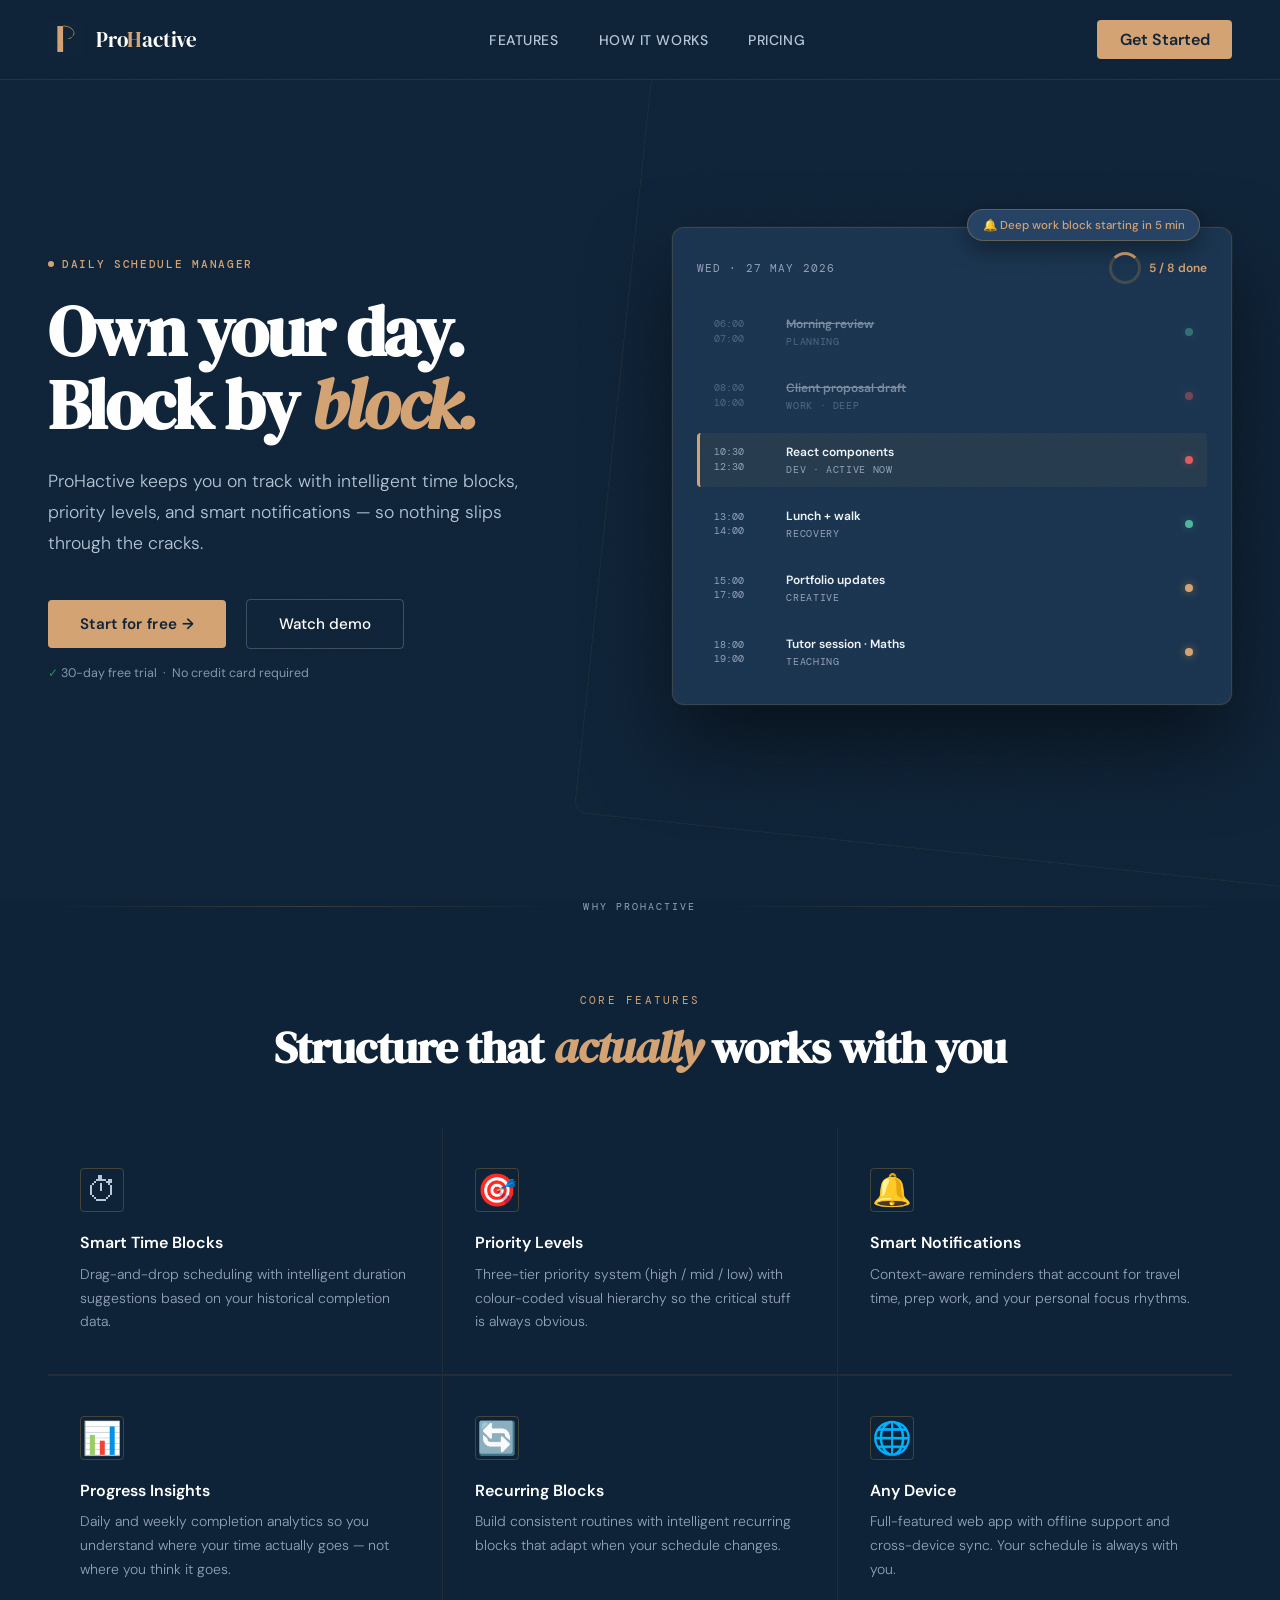
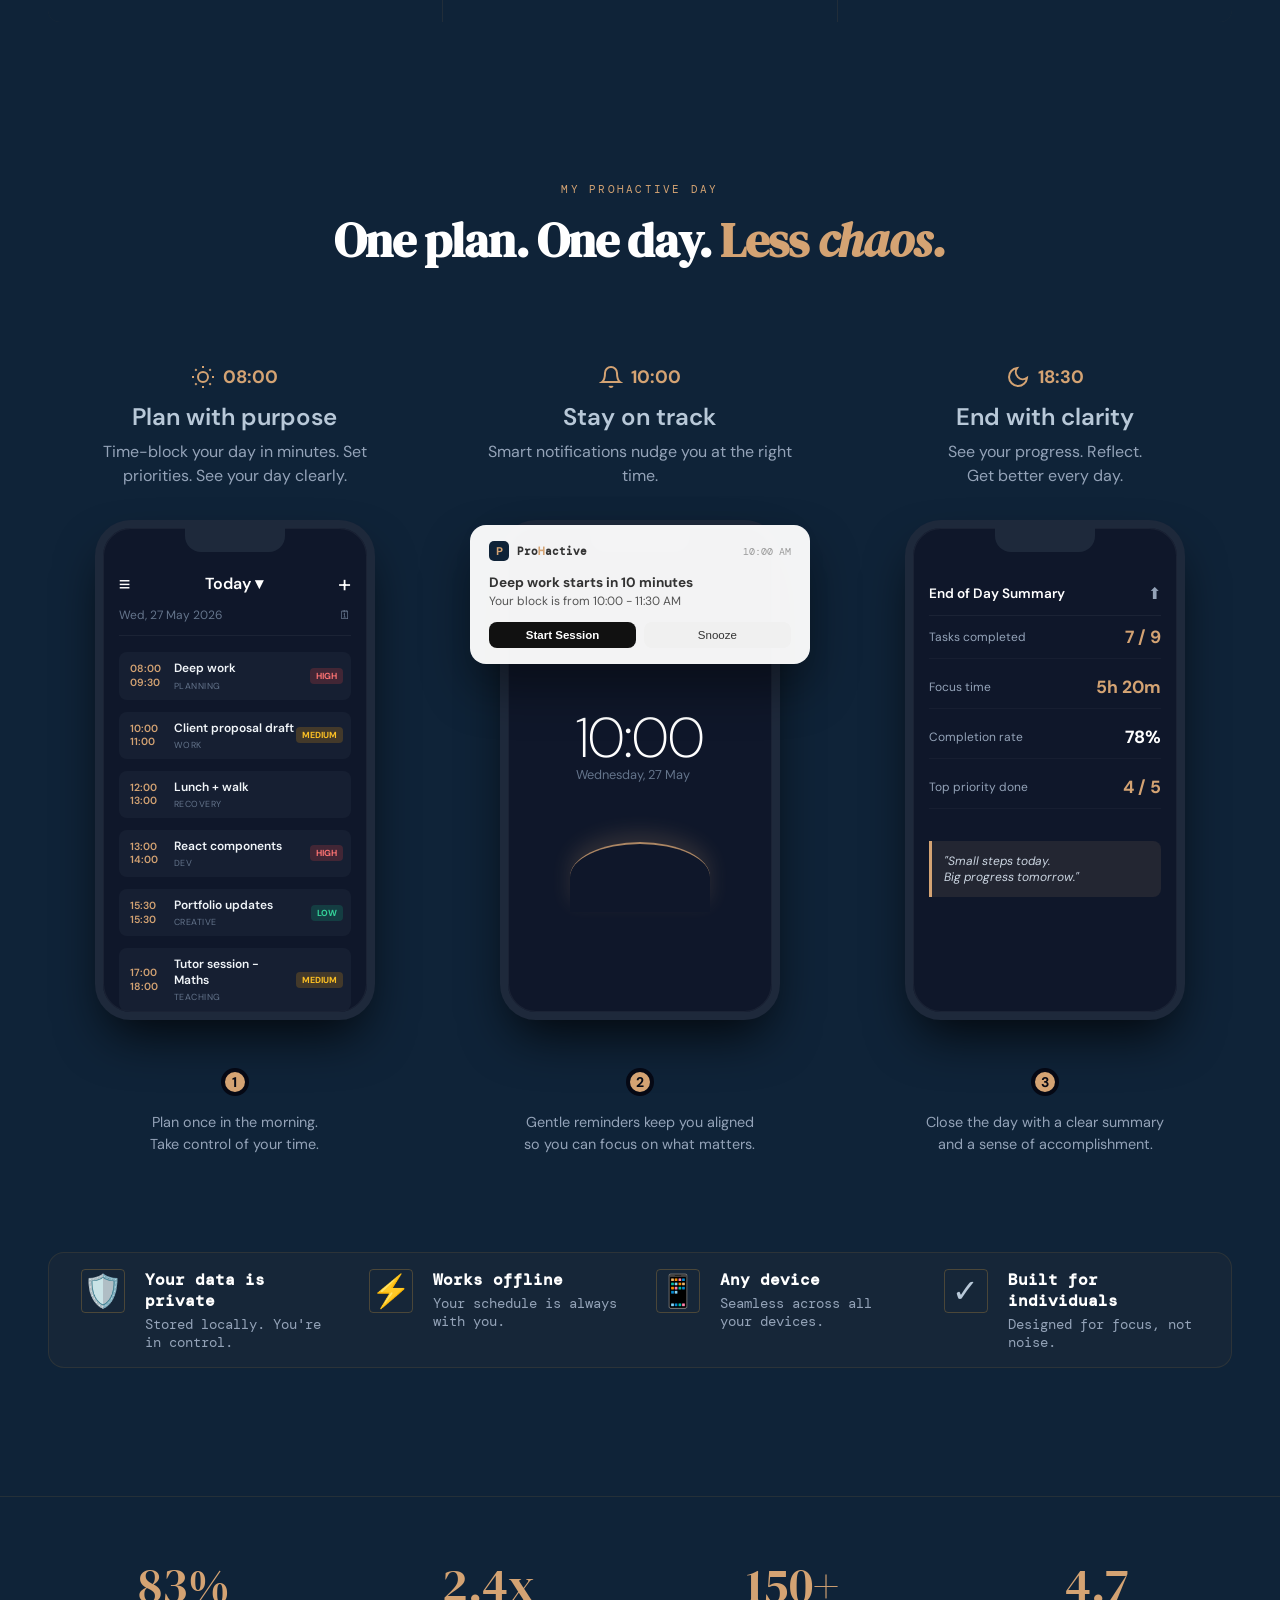
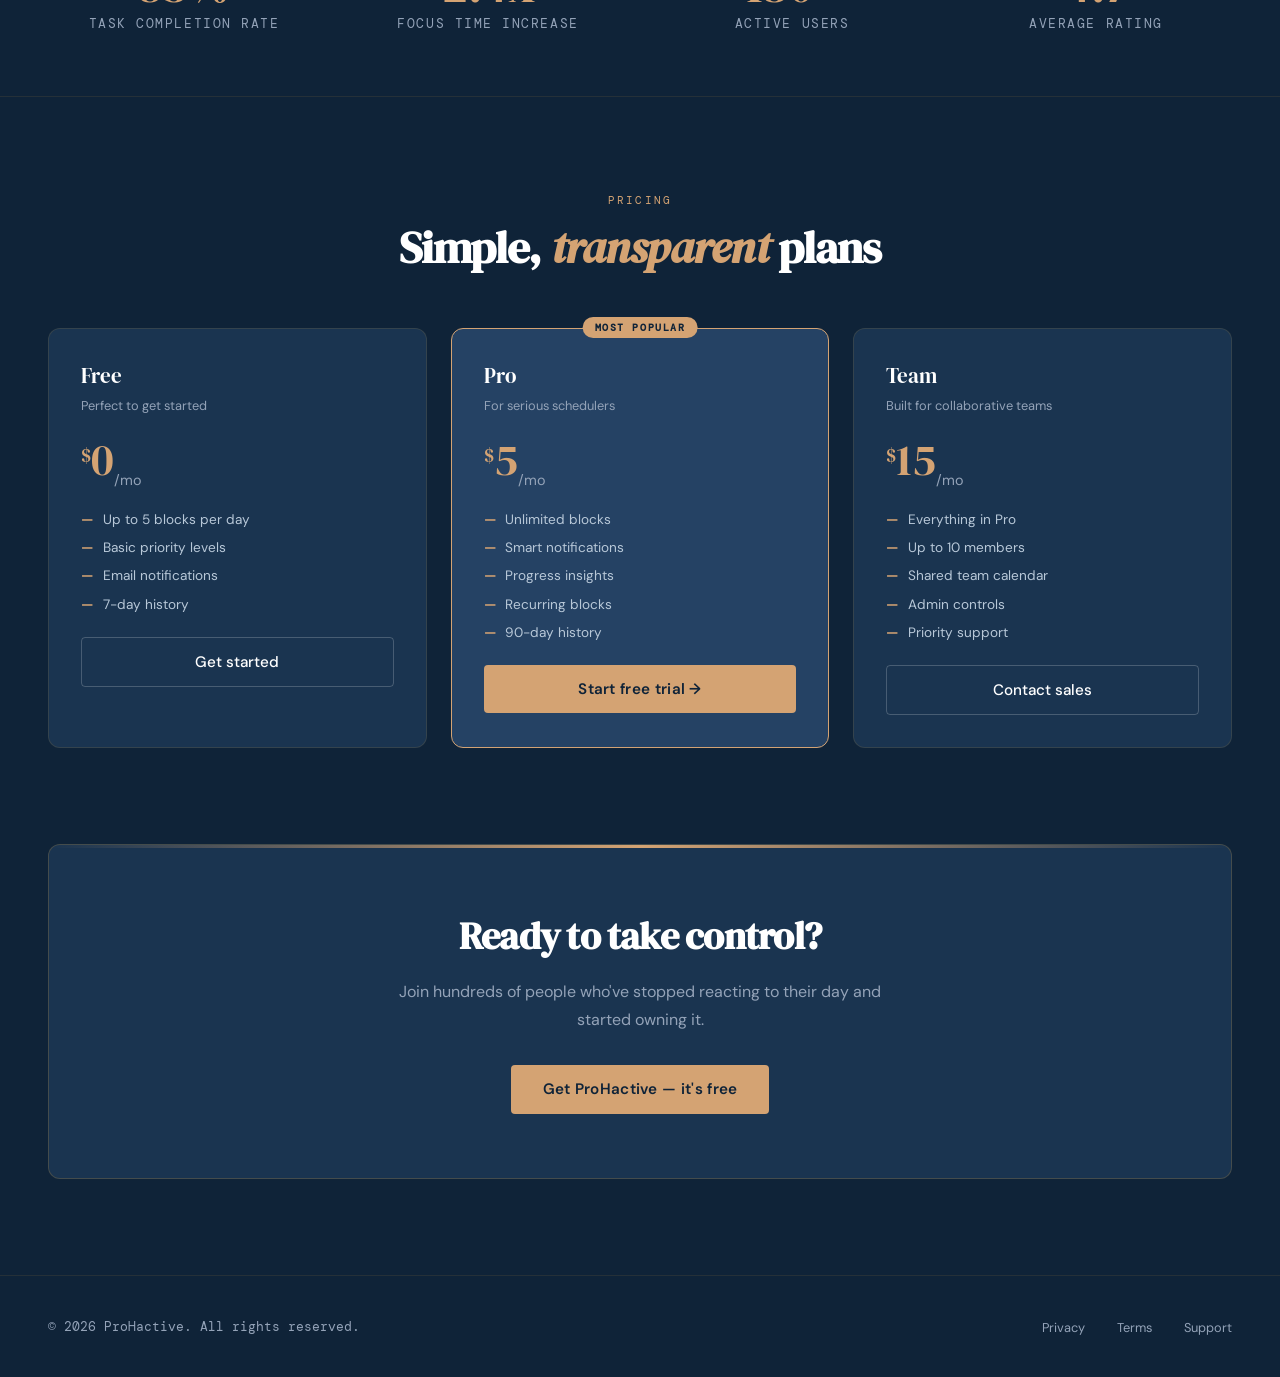
<file: index.html>
<!DOCTYPE html>
<html lang="en">
  <head>
    <meta charset="UTF-8" />
    <meta name="viewport" content="width=device-width, initial-scale=1.0" />
    <title>ProHactive | Own Your Day</title>
    <link rel="preconnect" href="https://fonts.googleapis.com" />
    <link rel="preconnect" href="https://fonts.gstatic.com" crossorigin />
    <link href="https://fonts.googleapis.com/css2?family=DM+Serif+Display:ital@0;1&family=DM+Sans:wght@300;400;500;600&family=DM+Mono:wght@400;500&display=swap" rel="stylesheet" />
    <link rel="stylesheet" href="styles.css">
    <script defer src="app.js"></script>
  </head>

  <body>

    <!-- Nav -->
    <nav>
      <a href="#" class="nav-logo">
        <svg class="logo-mark" viewBox="0 0 100 100" fill="none" xmlns="http://www.w3.org/2000/svg">
          <rect width="100" height="100" rx="8" fill="#0f2338"/>
          <rect x="26" y="14" width="16" height="72" fill="#d4a373"/>
          <path d="M42 14 C80 14 88 50 42 52" stroke="#0f2338" stroke-width="7" fill="none"/>
          <path d="M42 14 C78 14 86 50 42 52" stroke="#e8a83e" stroke-width="2" fill="none"/>
          <!-- Horizontal lines -->
          <line x1="42" y1="30" x2="70" y2="30" stroke="#0f2338" stroke-width="7"/>
          <line x1="42" y1="41" x2="68" y2="41" stroke="#0f2338" stroke-width="7"/>
          <line x1="42" y1="52" x2="58" y2="52" stroke="#0f2338" stroke-width="7"/>
        </svg>
        <span class="nav-brand">Pro<span>H</span>active</span>
      </a>
      <ul class="nav-links">
        <li><a href="#features" class="nav-link">Features</a></li>
        <li><a href="#how-it-works" class="nav-link">How It Works</a></li>
        <li><a href="#pricing" class="nav-link">Pricing</a></li>
      </ul>
      <a href="#" class="nav-cta">Get Started</a>
    </nav>

    <!-- Hero -->
    <section class="hero" id="hero">
      <div class="hero-content">
        <div class="hero-eyebrow">
          <span class="eyebrow-dot"></span>
          Daily Schedule Manager
        </div>
        <h1 class="hero-title">
          Own your day.<br/>
          Block by <span class="accent">block.</span>
        </h1>
        <p class="hero-sub">
          ProHactive keeps you on track with intelligent time blocks, priority levels, and smart notifications — so nothing slips through the cracks.
        </p>
        <div class="hero-actions">
          <button class="btn-primary">Start for free →</button>
          <button class="btn-ghost">Watch demo</button>
        </div>
        <p class="trial-note"><span>✓</span> 30-day free trial &nbsp;·&nbsp; No credit card required</p>
      </div>

      <!-- App preview -->
      <div class="hero-visual">
        <div class="notif-pill">
          🔔 Deep work block starting in 5 min
        </div>
        <div class="app-card">
          <div class="app-header">
            <div class="app-date">Wed · 27 May 2026</div>
            <div class="progress-ring">
              <div class="ring"></div>
              5 / 8 done
            </div>
          </div>

          <div class="time-blocks">
            <div class="block block-done">
              <div class="block-time">06:00<br/>07:00</div>
              <div class="block-info">
                <div class="block-title">Morning review</div>
                <div class="block-tag">Planning</div>
              </div>
              <div class="priority p-low"></div>
            </div>

            <div class="block block-done">
              <div class="block-time">08:00<br/>10:00</div>
              <div class="block-info">
                <div class="block-title">Client proposal draft</div>
                <div class="block-tag">Work · Deep</div>
              </div>
              <div class="priority p-high"></div>
            </div>

            <div class="block block-active">
              <div class="block-time">10:30<br/>12:30</div>
              <div class="block-info">
                <div class="block-title">React components</div>
                <div class="block-tag">Dev · Active now</div>
              </div>
              <div class="priority p-high"></div>
            </div>

            <div class="block">
              <div class="block-time">13:00<br/>14:00</div>
              <div class="block-info">
                <div class="block-title">Lunch + walk</div>
                <div class="block-tag">Recovery</div>
              </div>
              <div class="priority p-low"></div>
            </div>

            <div class="block">
              <div class="block-time">15:00<br/>17:00</div>
              <div class="block-info">
                <div class="block-title">Portfolio updates</div>
                <div class="block-tag">Creative</div>
              </div>
              <div class="priority p-mid"></div>
            </div>

            <div class="block">
              <div class="block-time">18:00<br/>19:00</div>
              <div class="block-info">
                <div class="block-title">Tutor session · Maths</div>
                <div class="block-tag">Teaching</div>
              </div>
              <div class="priority p-mid"></div>
            </div>
          </div>
        </div>
      </div>
    </section>

    <!-- Divider -->
    <div class="section-divider">
      <div class="divider-line"></div>
      <span class="divider-label">Why ProHactive</span>
      <div class="divider-line"></div>
    </div>

    <!-- Features -->
    <section class="features reveal" id="features">
      <div class="section-label">Core features</div>
      <h2 class="section-title">
        Structure that <em>actually</em> works with you
      </h2>

      <div class="features-grid">
        <div class="feature-card">
          <div class="feature-icon">⏱</div>
          <div class="feature-name">Smart Time Blocks</div>
          <p class="feature-desc">Drag-and-drop scheduling with intelligent duration suggestions based on your historical completion data.</p>
        </div>
        <div class="feature-card">
          <div class="feature-icon">🎯</div>
          <div class="feature-name">Priority Levels</div>
          <p class="feature-desc">Three-tier priority system (high / mid / low) with colour-coded visual hierarchy so the critical stuff is always obvious.</p>
        </div>
        <div class="feature-card">
          <div class="feature-icon">🔔</div>
          <div class="feature-name">Smart Notifications</div>
          <p class="feature-desc">Context-aware reminders that account for travel time, prep work, and your personal focus rhythms.</p>
        </div>
        <div class="feature-card">
          <div class="feature-icon">📊</div>
          <div class="feature-name">Progress Insights</div>
          <p class="feature-desc">Daily and weekly completion analytics so you understand where your time actually goes — not where you think it goes.</p>
        </div>
        <div class="feature-card">
          <div class="feature-icon">🔄</div>
          <div class="feature-name">Recurring Blocks</div>
          <p class="feature-desc">Build consistent routines with intelligent recurring blocks that adapt when your schedule changes.</p>
        </div>
        <div class="feature-card">
          <div class="feature-icon">🌐</div>
          <div class="feature-name">Any Device</div>
          <p class="feature-desc">Full-featured web app with offline support and cross-device sync. Your schedule is always with you.</p>
        </div>
      </div>
    </section>

    <!-- How It Works Section -->
    <section id="how-it-works" class="how-it-works reveal">
      <div class="container">

        <div class="section-header">
          <div class="section-label reveal">MY PROHACTIVE DAY</div>
          <h2 class="section-title reveal">One plan. One day. <span class="emphasis">Less <em>chaos.</em></span></h2>
        </div>

        <div class="process-steps">
          
          <!-- Step 1: Plan -->
          <div class="step reveal">
            <div class="step-header">
              <div class="icon-time">
                <svg viewBox="0 0 24 24" fill="none" stroke="currentColor" stroke-width="2"><circle cx="12" cy="12" r="5"/><path d="M12 1v2M12 21v2M4.22 4.22l1.42 1.42M18.36 18.36l1.42 1.42M1 12h2M21 12h2M4.22 19.78l1.42-1.42M18.36 5.64l1.42-1.42"/></svg>
                <span class="time">08:00</span>
              </div>
              <h3>Plan with purpose</h3>
              <p class="step-desc">Time-block your day in minutes. Set priorities. See your day clearly.</p>
            </div>

            <div class="phone-mockup">
              <div class="phone-notch"></div>
              <div class="phone-screen schedule-screen">
                <div class="screen-header">
                  <span class="menu-icon">≡</span>
                  <span class="header-title">Today ▾</span>
                  <span class="plus-icon">+</span>
                </div>
                <div class="screen-date">Wed, 27 May 2026 <span class="cal-icon">🗓</span></div>
                
                <div class="time-block-list">
                  <div class="time-block">
                    <div class="block-times">
                      <span>08:00</span>
                      <span>09:30</span>
                    </div>
                    <div class="block-info">
                      <span class="block-title">Deep work</span>
                      <span class="block-cat">PLANNING</span>
                    </div>
                    <span class="tag high">HIGH</span>
                  </div>
                  
                  <div class="time-block">
                    <div class="block-times">
                      <span>10:00</span>
                      <span>11:00</span>
                    </div>
                    <div class="block-info">
                      <span class="block-title">Client proposal draft</span>
                      <span class="block-cat">WORK</span>
                    </div>
                    <span class="tag medium">MEDIUM</span>
                  </div>

                  <div class="time-block">
                    <div class="block-times">
                      <span>12:00</span>
                      <span>13:00</span>
                    </div>
                    <div class="block-info">
                      <span class="block-title">Lunch + walk</span>
                      <span class="block-cat">RECOVERY</span>
                    </div>
                  </div>

                  <div class="time-block">
                    <div class="block-times">
                      <span>13:00</span>
                      <span>14:00</span>
                    </div>
                    <div class="block-info">
                      <span class="block-title">React components</span>
                      <span class="block-cat">DEV</span>
                    </div>
                    <span class="tag high">HIGH</span>
                  </div>

                  <div class="time-block">
                    <div class="block-times">
                      <span>15:30</span>
                      <span>15:30</span>
                    </div>
                    <div class="block-info">
                      <span class="block-title">Portfolio updates</span>
                      <span class="block-cat">CREATIVE</span>
                    </div>
                    <span class="tag low">LOW</span>
                  </div>

                  <div class="time-block">
                    <div class="block-times">
                      <span>17:00</span>
                      <span>18:00</span>
                    </div>
                    <div class="block-info">
                      <span class="block-title">Tutor session - Maths</span>
                      <span class="block-cat">TEACHING</span>
                    </div>
                    <span class="tag medium">MEDIUM</span>
                  </div>
                </div>
              </div>
            </div>

            <div class="step-footer">
              <div class="step-number">1</div>
              <p>Plan once in the morning.<br>Take control of your time.</p>
            </div>
          </div>

          <!-- Step 2: Stay on track -->
          <div class="step reveal">
            <div class="step-header">
              <div class="icon-time">
                <svg viewBox="0 0 24 24" fill="none" stroke="currentColor" stroke-width="2"><path d="M18 8A6 6 0 0 0 6 8c0 7-3 9-3 9h18s-3-2-3-9"/><path d="M13.73 21a2 2 0 0 1-3.46 0"/></svg>
                <span class="time">10:00</span>
              </div>
              <h3>Stay on track</h3>
              <p class="step-desc">Smart notifications nudge you at the right time.</p>
            </div>

            <div class="phone-mockup">
              <div class="phone-notch"></div>
              <div class="phone-screen clock-screen">
                
                <div class="clock-content">
                  <div class="planet-arc"></div>
                  <div class="date">
                    <span class="big-time">10:00</span>
                    <span class="big-date">Wednesday, 27 May</span>
                  </div>
                </div>
              </div>
            </div>

            <div class="notif-card">
              <div class="notif-top">
                <div class="notif-icon">P</div>
                <span class="notif-app">Pro<strong>H</strong>active</span>
                <span class="notif-time">10:00 AM</span>
              </div>
              <div class="notif-body">
                <strong>Deep work starts in 10 minutes</strong>
                <p>Your block is from 10:00 - 11:30 AM</p>
              </div>
              <div class="mock-notif-actions">
                <button class="mock-btn-dark">Start Session</button>
                <button class="mock-btn-light">Snooze</button>
              </div>
            </div>

            <div class="step-footer">
              <div class="step-number">2</div>
              <p>Gentle reminders keep you aligned<br>so you can focus on what matters.</p>
            </div>
          </div>

          <!-- Step 3: End with clarity -->
          <div class="step reveal">
            <div class="step-header">
              <div class="icon-time">
                <svg viewBox="0 0 24 24" fill="none" stroke="currentColor" stroke-width="2"><path d="M21 12.79A9 9 0 1 1 11.21 3 7 7 0 0 0 21 12.79z"/></svg>
                <span class="time">18:30</span>
              </div>
              <h3>End with clarity</h3>
              <p class="step-desc">See your progress. Reflect.<br>Get better every day.</p>
            </div>

            <div class="phone-mockup">
              <div class="phone-notch"></div>
              <div class="phone-screen summary-screen">
                <div class="summary-header">
                  <span>End of Day Summary</span>
                  <button class="share-btn">⬆</button>
                </div>
                
                <div class="summary-list">
                  <div class="summary-row">
                    <span class="s-label">Tasks completed</span>
                    <span class="s-val gold">7 / 9</span>
                  </div>
                  <div class="summary-row">
                    <span class="s-label">Focus time</span>
                    <span class="s-val gold">5h 20m</span>
                  </div>
                  <div class="summary-row">
                    <span class="s-label">Completion rate</span>
                    <span class="s-val white">78%</span>
                  </div>
                  <div class="summary-row">
                    <span class="s-label">Top priority done</span>
                    <span class="s-val gold">4 / 5</span>
                  </div>
                </div>

                <div class="summary-quote">
                  <p><em>"Small steps today.<br>Big progress tomorrow."</em></p>
                </div>
              </div>
            </div>

            <div class="step-footer">
              <div class="step-number">3</div>
              <p>Close the day with a clear summary<br>and a sense of accomplishment.</p>
            </div>
          </div>
        </div>
      

        <!-- Bottom Features -->
        <div class="bottom-features">
          <div class="bottom-feature">
            <span class="feature-icon shield">🛡️</span>
            <div class="feature-text">
              <h4>Your data is private</h4>
              <p>Stored locally. You're in control.</p>
            </div>
          </div>
          <div class="bottom-feature">
            <span class="feature-icon bolt">⚡</span>
            <div class="feature-text">
              <h4>Works offline</h4>
              <p>Your schedule is always with you.</p>
            </div>
          </div>
          <div class="bottom-feature">
            <span class="feature-icon device">📱</span>
            <div class="feature-text">
              <h4>Any device</h4>
              <p>Seamless across all your devices.</p>
            </div>
          </div>
          <div class="bottom-feature">
            <span class="feature-icon check">✓</span>
            <div class="feature-text">
              <h4>Built for individuals</h4>
              <p>Designed for focus, not noise.</p>
            </div>
          </div>
        </div>
      </div>
    </section>

    <!-- Stats -->
    <div class="stats reveal">
      <div class="stat-item">
        <div class="stat-num">83%</div>
        <div class="stat-label">Task completion rate</div>
      </div>
      <div class="stat-item">
        <div class="stat-num">2.4x</div>
        <div class="stat-label">Focus time increase</div>
      </div>
      <div class="stat-item">
        <div class="stat-num">150+</div>
        <div class="stat-label">Active users</div>
      </div>
      <div class="stat-item">
        <div class="stat-num">4.7</div>
        <div class="stat-label">Average rating</div>
      </div>
    </div>

    <!-- Pricing -->
    <section class="pricing reveal" id="pricing">
      <div class="section-label">Pricing</div>
      <h2 class="section-title">Simple, <em>transparent</em> plans</h2>

      <div class="pricing-cards">
        <div class="price-card">
          <div class="plan-name">Free</div>
          <div class="plan-desc">Perfect to get started</div>
          <div class="plan-price"><sup>$</sup>0<sub>/mo</sub></div>
          <ul class="plan-features">
            <li>Up to 5 blocks per day</li>
            <li>Basic priority levels</li>
            <li>Email notifications</li>
            <li>7-day history</li>
          </ul>
          <button class="btn-ghost" style="width:100%">Get started</button>
        </div>

        <div class="price-card featured">
          <div class="featured-badge">Most Popular</div>
          <div class="plan-name">Pro</div>
          <div class="plan-desc">For serious schedulers</div>
          <div class="plan-price"><sup>$</sup>5<sub>/mo</sub></div>
          <ul class="plan-features">
            <li>Unlimited blocks</li>
            <li>Smart notifications</li>
            <li>Progress insights</li>
            <li>Recurring blocks</li>
            <li>90-day history</li>
          </ul>
          <button class="btn-primary" style="width:100%">Start free trial →</button>
        </div>

        <div class="price-card">
          <div class="plan-name">Team</div>
          <div class="plan-desc">Built for collaborative teams</div>
          <div class="plan-price"><sup>$</sup>15<sub>/mo</sub></div>
          <ul class="plan-features">
            <li>Everything in Pro</li>
            <li>Up to 10 members</li>
            <li>Shared team calendar</li>
            <li>Admin controls</li>
            <li>Priority support</li>
          </ul>
          <button class="btn-ghost" style="width:100%">Contact sales</button>
        </div>
      </div>
    </section>

    <!-- CTA Banner -->
    <div class="cta-banner reveal">
      <h2>Ready to take control?</h2>
      <p>Join hundreds of people who've stopped reacting to their day and started owning it.</p>
      <button class="btn-primary">Get ProHactive — it's free</button>
    </div>

    <!-- Footer -->
    <footer>
      <p>© 2026 ProHactive. All rights reserved.</p>
      <ul class="footer-links">
        <li><a href="#">Privacy</a></li>
        <li><a href="#">Terms</a></li>
        <li><a href="#">Support</a></li>
      </ul>
    </footer>
  </body>
</html>
</file>
<file: styles.css>
/* ╔══════════════════════════════════════════╗
   ║ 1. PRIMITIVE & SEMANTIC TOKENS           ║
   ╚══════════════════════════════════════════╝ */
:root {
  /* ── Primitive Tokens (Raw Colors) ── */
  --color-navy-900: #0f2338;
  --color-navy-800: #1a3450;
  --color-navy-700: #254264;
  
  --color-gold-500: #d4a373;
  --color-gold-400: #e8a83e;
  --color-gold-300: #f3c97a;
  --color-gold-600: #c08828;
  
  --color-cream-100: #faf7f2;
  --color-cream-200: #f0ece6;
  --color-white: #ffffff;
  --color-black: #050814;
  
  --color-slate-400: #94a3b8;
  --color-slate-500: #64748b;
  
  --color-success: #22c55e;
  --color-warning: #f59e0b;
  --color-error: #ef4444;
  --color-p-high: #e05b5b;
  --color-p-low: #4db89c;

  /* ── Semantic Tokens (Default: Dark Theme) ── */
  --bg-primary: var(--color-navy-900);
  --bg-secondary: var(--color-navy-800);
  --bg-tertiary: var(--color-navy-700);
  --bg-surface: var(--color-navy-800);
  
  --text-primary: var(--color-white);
  --text-secondary: #b8c8d8;
  --text-muted: var(--color-slate-400);
  --text-inverse: var(--color-navy-900);
  
  --border-default: rgba(var(--color-gold-rgb), 0.12);
  --border-subtle: rgba(var(--color-white-rgb), 0.05);
  
  --accent-primary: var(--color-gold-500);
  --accent-hover: var(--color-gold-300);
  --accent-dim: var(--color-gold-600);
  --accent-glow: rgba(var(--color-gold-rgb), 0.25);
  
  --radius-sm: 4px;
  --radius-md: 8px;
  --radius-lg: 12px;
  --transition: 0.25s cubic-bezier(.4, 0, .2, 1);


   /* RGB Helpers for rgba() tokenization */
  --color-gold-rgb: 212, 163, 115;    /* Matches #d4a373 */
  --gold-bright-rgb: 232, 168, 62;    /* Matches the rgba(232,168,62,x) used in borders/glows */
  --white-rgb: 255, 255, 255;
  --navy-rgb: 15, 35, 56;
  --high-rgb: 239, 68, 68;
  --med-rgb: 245, 158, 11;
  --low-rgb: 16, 185, 129;
  --p-high-rgb: 224, 91, 91;
  --p-low-rgb: 77, 184, 156;
  --slate-800-rgb: 30, 41, 59;
  --color-slate-800: #1e293b;
  --color-slate-900: #0f172a;
}


*, *::before, *::after { box-sizing: border-box; margin: 0; padding: 0; }

html { scroll-behavior: smooth; }

body {
  font-family: 'DM Sans', sans-serif;
  background: var(--bg-primary);
  color: var(--text-secondary);
  overflow-x: hidden;
}

/* ── Grain overlay ── */
body::before {
  content: '';
  position: fixed;
  inset: 0;
  background-image: url("data:image/svg+xml,%3Csvg viewBox='0 0 256 256' xmlns='http://www.w3.org/2000/svg'%3E%3Cfilter id='noise'%3E%3CfeTurbulence type='fractalNoise' baseFrequency='0.9' numOctaves='4' stitchTiles='stitch'/%3E%3C/filter%3E%3Crect width='100%25' height='100%25' filter='url(%23noise)' opacity='0.04'/%3E%3C/svg%3E");
  background-size: 200px;
  pointer-events: none;
  z-index: 9999;
  opacity: 0.6;
}

/* ── Nav ── */
nav {
  position: fixed;
  top: 0; left: 0; right: 0;
  z-index: 100;
  display: flex;
  align-items: center;
  justify-content: space-between;
  padding: 1.25rem 3rem;
  background: rgba(var(--navy-rgb), 0.85);
  backdrop-filter: blur(16px);
  border-bottom: 1px solid rgba(var(--gold-bright-rgb), 0.12);
}

.nav-logo {
  display: flex;
  align-items: center;
  gap: 0.75rem;
  text-decoration: none;
}

/* Inline P logo mark */
.logo-mark {
  width: 36px;
  height: 36px;
  flex-shrink: 0;
}

.nav-brand {
  font-family: 'DM Serif Display', serif;
  font-size: 1.3rem;
  color: var(--color-white);
  letter-spacing: -0.01em;
}

.nav-brand span { color: var(--accent-primary); }

.nav-links {
  display: flex;
  align-items: center;
  gap: 2.5rem;
  list-style: none;
}

.nav-link {
  position: relative;
  text-decoration: none;
  font-size: 0.875rem;
  font-weight: 500;
  color: var(--text-secondary);
  letter-spacing: 0.04em;
  text-transform: uppercase;
  transition: color var(--transition);
}

.nav-link:hover {
    color: var(--accent-primary);
}

.nav-link.active {
  color: var(--color-white);
}

.nav-link::after {
  display: block;
  content: '';
  position: absolute;
  bottom: -2rem;
  left: 0;
  height: 3px;
  background: var(--accent-primary);
  transform: scaleX(0);
  transform-origin: left;
  transition: width 0.2s;
  width: 100%;
}

.nav-link.active::after {
  transform: scaleX(1);
}

.nav-cta {
  background: var(--accent-primary);
  color: var(--bg-primary) !important;
  padding: 0.55rem 1.4rem;
  border-radius: var(--radius-sm);
  font-weight: 600 !important;
  transition: background var(--transition), transform var(--transition) !important;
  text-decoration: none;
}

.nav-cta:hover {
  background: var(--accent-hover) !important;
  transform: translateY(-1px);
}

/* ── Hero ── */
.hero {
  min-height: 100vh;
  display: grid;
  grid-template-columns: 1fr 1fr;
  align-items: center;
  gap: 4rem;
  padding: 8rem 3rem 6rem;
  position: relative;
  overflow: hidden;
}

/* Background geometric lines */
.hero::after {
  content: '';
  position: absolute;
  right: -8%;
  top: 5%;
  width: 60%;
  height: 90%;
  border: 1px solid rgba(var(--gold-bright-rgb), 0.06);
  border-radius: var(--radius-lg);
  transform: rotate(6deg);
  pointer-events: none;
}

.hero-eyebrow {
  display: inline-flex;
  align-items: center;
  gap: 0.5rem;
  font-family: 'DM Mono', monospace;
  font-size: 0.7rem;
  font-weight: 500;
  color: var(--accent-primary);
  letter-spacing: 0.15em;
  text-transform: uppercase;
  margin-bottom: 1.5rem;
  opacity: 0;
  animation: fadeUp 0.7s 0.1s forwards;
}

.eyebrow-dot {
  width: 6px; height: 6px;
  border-radius: 50%;
  background: var(--accent-primary);
  animation: pulse 2s infinite;
}

@keyframes pulse {
  0%, 100% { opacity: 1; transform: scale(1); }
  50% { opacity: 0.4; transform: scale(0.7); }
}

.hero-title {
  font-family: 'DM Serif Display', serif;
  font-size: clamp(3rem, 5.5vw, 5.5rem);
  line-height: 1.05;
  color: var(--color-white);
  letter-spacing: -0.03em;
  margin-bottom: 1.5rem;
  opacity: 0;
  animation: fadeUp 0.7s 0.2s forwards;
}

.hero-title .accent {
  color: var(--accent-primary);
  font-style: italic;
}

.hero-sub {
  font-size: 1.1rem;
  line-height: 1.75;
  color: var(--text-secondary);
  max-width: 500px;
  margin-bottom: 2.5rem;
  font-weight: 300;
  opacity: 0;
  animation: fadeUp 0.7s 0.35s forwards;
}

.hero-actions {
  display: flex;
  align-items: center;
  gap: 1.25rem;
  flex-wrap: wrap;
  opacity: 0;
  animation: fadeUp 0.7s 0.5s forwards;
}

.btn-primary {
  background: var(--accent-primary);
  color: var(--bg-primary);
  border: none;
  padding: 0.9rem 2rem;
  border-radius: var(--radius-sm);
  font-family: 'DM Sans', sans-serif;
  font-size: 0.95rem;
  font-weight: 600;
  cursor: pointer;
  letter-spacing: 0.02em;
  transition: background var(--transition), transform var(--transition), box-shadow var(--transition);
  box-shadow: 0 0 0 0 rgba(232,168,62,0);
}

.btn-primary:hover {
  background: var(--accent-hover);
  transform: translateY(-2px);
  box-shadow: 0 12px 32px rgba(232,168,62,0.25);
}

.btn-ghost {
  background: transparent;
  color: var(--color-white);
  border: 1px solid rgba(var(--white-rgb), 0.2);
  padding: 0.9rem 2rem;
  border-radius: var(--radius-sm);
  font-family: 'DM Sans', sans-serif;
  font-size: 0.95rem;
  font-weight: 500;
  cursor: pointer;
  transition: border-color var(--transition), color var(--transition);
}

.btn-ghost:hover {
  border-color: var(--accent-primary);
  color: var(--accent-primary);
}

.trial-note {
  font-size: 0.78rem;
  color: var(--muted);
  opacity: 0.7;
  margin-block-start: 1rem;
}

.trial-note span { color: var(--color-success); }

/* ── App Preview ── */
.hero-visual {
  position: relative;
  opacity: 0;
  animation: fadeLeft 0.9s 0.45s forwards;
}

.app-card {
  background: var(--bg-secondary);
  border: 1px solid rgba(var(--gold-bright-rgb), 0.15);
  border-radius: var(--radius-lg);
  padding: 1.5rem;
  box-shadow: 0 40px 80px rgba(0,0,0,.5), 0 0 0 1px rgba(var(--gold-bright-rgb), 0.05);
}

.app-header {
  display: flex;
  align-items: center;
  justify-content: space-between;
  margin-bottom: 1.25rem;
}

.app-date {
  font-family: 'DM Mono', monospace;
  font-size: 0.7rem;
  color: var(--text-muted);
  letter-spacing: 0.1em;
  text-transform: uppercase;
}

.progress-ring {
  display: flex;
  align-items: center;
  gap: 0.5rem;
  font-size: 0.75rem;
  color: var(--accent-primary);
  font-weight: 600;
}

.ring {
  width: 32px; height: 32px;
  border-radius: 50%;
  border: 3px solid rgba(var(--gold-bright-rgb), 0.2);
  border-top-color: var(--accent-primary);
  animation: spin 3s linear infinite;
}

@keyframes spin { to { transform: rotate(360deg); } }

/* Time blocks */
.time-blocks { display: flex; flex-direction: column; gap: 0.6rem; }

.block {
  display: grid;
  grid-template-columns: 52px 1fr auto;
  align-items: center;
  gap: 0.75rem;
  padding: 0.7rem 0.9rem;
  border-radius: var(--radius-sm);
  border-left: 3px solid transparent;
  transition: background var(--transition);
  cursor: default;
}

.block:hover { background: rgba(255,255,255,.03); }

.block-time {
  font-family: 'DM Mono', monospace;
  font-size: 0.65rem;
  color: var(--text-muted);
  line-height: 1.4;
}

.block-info { display: flex; flex-direction: column; gap: 0.2rem; }

.block-title {
  font-size: 0.85rem;
  font-weight: 500;
  color: var(--color-white);
}

.block-tag {
  font-size: 0.65rem;
  color: var(--text-muted);
  font-family: 'DM Mono', monospace;
  letter-spacing: 0.06em;
  text-transform: uppercase;
}

.priority {
  width: 8px; height: 8px;
  border-radius: 50%;
  flex-shrink: 0;
}

/* Priority colors */
.p-high   { background: var(--color-p-high); box-shadow: 0 0 8px rgba(var(--p-high-rgb), 0.4); }
.p-mid    { background: var(--accent-primary); box-shadow: 0 0 8px rgba(var(--gold-bright-rgb), 0.5); }
.p-low    { background: #4db89c; box-shadow: 0 0 8px rgba(var(--p-low-rgb), 0.33); }

/* Active block */
.block-active {
  background: rgba(var(--gold-bright-rgb), 0.06);
  border-left-color: var(--accent-primary);
}

.block-done { opacity: 0.45; }
.block-done .block-title { text-decoration: line-through; }

/* Notification pill */
.notif-pill {
  position: absolute;
  top: -18px;
  right: 2rem;
  background: var(--bg-tertiary);
  border: 1px solid rgba(var(--gold-bright-rgb), 0.3);
  border-radius: 99px;
  padding: 0.45rem 0.9rem;
  font-size: 0.72rem;
  color: var(--accent-primary);
  font-weight: 500;
  display: flex;
  align-items: center;
  gap: 0.4rem;
  box-shadow: 0 8px 24px rgba(0,0,0,.4);
  animation: floatBob 3s ease-in-out infinite;
}

@keyframes floatBob {
  0%, 100% { transform: translateY(0); }
  50% { transform: translateY(-6px); }
}

/* ── Divider ── */
.section-divider {
  display: flex;
  align-items: center;
  gap: 1.5rem;
  padding: 0 3rem;
  margin: 0 0 5rem;
}

.divider-line {
  flex: 1;
  height: 1px;
  background: linear-gradient(90deg, transparent, rgba(var(--gold-bright-rgb), 0.2), transparent);
}

.divider-label {
  font-family: 'DM Mono', monospace;
  font-size: 0.65rem;
  letter-spacing: 0.2em;
  text-transform: uppercase;
  color: var(--text-muted);
}

/* ── Features ── */
.features {
  padding: 0 3rem 6rem;
}

.section-label {
  font-family: 'DM Mono', monospace;
  font-size: 0.7rem;
  letter-spacing: 0.2em;
  text-transform: uppercase;
  color: var(--accent-primary);
  margin-bottom: 1rem;
  text-align: center;
}

.section-title {
  font-family: 'DM Serif Display', serif;
  font-size: clamp(2rem, 3.5vw, 3.2rem);
  color: var(--color-white);
  line-height: 1.1;
  letter-spacing: -0.02em;
  margin-bottom: 3.5rem;
  text-align: center;
}

.section-title em { color: var(--accent-primary); font-style: italic; }

.features-grid {
  display: grid;
  grid-template-columns: repeat(3, 1fr);
  gap: 1.5px;
  background: rgba(var(--gold-bright-rgb), 0.08);
  border-radius: var(--radius-lg);
  overflow: hidden;
}

.feature-card {
  background: var(--bg-primary);
  padding: 2.5rem 2rem;
  transition: background var(--transition);
  position: relative;
}

.feature-card:hover { background: var(--bg-secondary); }

.feature-card::before {
  content: '';
  position: absolute;
  top: 0; left: 0; right: 0;
  height: 2px;
  background: linear-gradient(90deg, transparent, var(--accent-primary), transparent);
  opacity: 0;
  transition: opacity var(--transition);
}

.feature-card:hover::before { opacity: 1; }

.feature-icon {
  width: 44px; height: 44px;
  border: 1px solid rgba(var(--gold-bright-rgb), 0.25);
  border-radius: var(--radius-sm);
  display: flex;
  align-items: center;
  justify-content: center;
  margin-bottom: 1.25rem;
  font-size: 1.2rem;
}

.feature-name {
  font-size: 1rem;
  font-weight: 600;
  color: var(--color-white);
  margin-bottom: 0.6rem;
}

.feature-desc {
  font-size: 0.875rem;
  line-height: 1.7;
  color: var(--text-muted);
  font-weight: 300;
}

/* Base Section Styles */
.how-it-works {
  padding: 4rem 1.5rem;
}

.how-it-works .container {
  max-width: 1200px;
  margin: 0 auto;
  margin-block-start: -4rem;
}

.section-header {
  text-align: center;
  margin-bottom: 4rem;
}

.section-label {
    font-family: 'DM Mono', monospace;
    font-size: 0.7rem;
    letter-spacing: 0.2em;
    text-transform: uppercase;
    color: var(--accent-primary);
    margin-bottom: 1rem;
}

.section-header h2 {
  font-size: 2.25rem;
  font-weight: 700;
  margin: 0 0 1rem 0;
  line-height: 1.2;
}

.section-title .emphasis {
  color: var(--accent-primary);
}

.highlight {
  color: var(--accent-primary);
  font-style: italic;
}

.section-subtitle {
  color: var(--color-slate-400);
  font-size: 1.125rem;
  max-width: 500px;
  margin: 0 auto;
}

/* Process Steps Grid */
.process-steps {
  display: grid;
  gap: 3rem;
  margin-bottom: 4rem;
}

.step {
  position: relative;
  display: flex;
  flex-direction: column;
  align-items: center;
}

/* Step Header (Above Phone) */
.step-header {
  text-align: center;
  margin-bottom: 2rem;
  width: 100%;
}

.icon-time {
  display: flex;
  align-items: center;
  justify-content: center;
  gap: 0.5rem;
  margin-bottom: 0.75rem;
}

.icon-time svg {
  width: 24px;
  height: 24px;
  color: var(--accent-primary);
}

.icon-time .time {
  color: var(--accent-primary);
  font-weight: 700;
  font-size: 1.125rem;
}

.step-header h3 {
  font-size: 1.5rem;
  font-weight: 600;
  margin: 0 0 0.5rem 0;
}

.step-desc {
  color: var(--color-slate-400);
  font-size: 0.95rem;
  line-height: 1.5;
  margin: 0;
}

/* Phone Mockup */
.phone-mockup {
  width: 280px;
  height: 500px;
  background: var(--color-slate-900);
  border-radius: 36px;
  border: 8px solid var(--color-slate-800);
  box-shadow: 0 25px 50px -12px rgba(0, 0, 0, 0.8), inset 0 0 0 1px rgba(255,255,255,0.05);
  position: relative;
  overflow: hidden;
  margin-bottom: 2rem;
}

.phone-notch {
  position: absolute;
  top: 0;
  left: 50%;
  transform: translateX(-50%);
  width: 100px;
  height: 24px;
  background: var(--color-slate-800);
  border-bottom-left-radius: 16px;
  border-bottom-right-radius: 16px;
  z-index: 10;
}

.phone-screen {
  width: 100%;
  height: 100%;
  padding: 2rem 1rem 1rem;
  box-sizing: border-box;
  overflow-y: auto;
  display: flex;
  flex-direction: column;
  scrollbar-width: none;
}
.phone-screen::-webkit-scrollbar { display: none; }

/* Screen 1: Schedule */
.screen-header {
  display: flex;
  justify-content: space-between;
  align-items: center;
  margin-bottom: 0.5rem;
  margin-top: 0.5rem;
}
.header-left { display: flex; align-items: center; gap: 1rem; }
.menu-icon { color: var(--color-slate-400); font-size: 1.25rem; color: var(--color-white);}
.header-title { font-weight: 600; font-size: 1rem; color: var(--color-white);}
.plus-icon { font-size: 1.5rem; color: var(--color-slate-400); color: var(--color-white);}

.screen-date {
  font-size: 0.75rem;
  color: var(--color-slate-500);
  margin-bottom: 1rem;
  display: flex;
  justify-content: space-between;
  border-bottom: 1px solid rgba(255,255,255,0.05);
  padding-bottom: 0.75rem;
}

.time-block-list {
  display: flex;
  flex-direction: column;
  gap: 0.75rem;
}

.time-block {
  display: flex;
  align-items: center;
  background: rgba(var(--slate-800-rgb), 0.5);
  border-radius: 8px;
  padding: 0.5rem;
  border-left: 3px solid transparent;
}

.block-times {
  display: flex;
  flex-direction: column;
  font-size: 0.65rem;
  color: var(--accent-primary);
  font-weight: 600;
  min-width: 36px;
  line-height: 1.3;
}

.block-info {
  flex: 1;
  display: flex;
  flex-direction: column;
  margin-left: 0.5rem;
}

.block-title {
  font-size: 0.75rem;
  font-weight: 600;
  color: #f1f5f9;
}

.block-cat {
  font-size: 0.55rem;
  color: var(--color-slate-500);
  text-transform: uppercase;
  letter-spacing: 0.5px;
}

.tag {
  font-size: 0.55rem;
  font-weight: 700;
  padding: 2px 6px;
  border-radius: 4px;
  text-transform: uppercase;
}
.tag.high { background: rgba(var(--high-rgb), 0.2); color: #f87171; }
.tag.medium { background: rgba(var(--med-rgb), 0.2); color: #fbbf24; }
.tag.low { background: rgba(var(--low-rgb), 0.2); color: #34d399; }

/* Screen 2: Clock & Notif */
.notif-card {
  display: flex;
  flex-direction: column;
  gap: 0.3rem;
  position: absolute;
  transform: translateY(10rem);
  background: rgba(var(--white-rgb), 0.95);
  border-radius: 16px;
  padding: 1rem 1.2rem;
  width: 100%;
  max-width: 340px;
  box-shadow: 0 24px 48px rgba(0,0,0,.4);
  color: #333;
  z-index: 30;
}
.notif-top {
  display: flex;
  align-items: center;
  gap: 0.5rem;
  margin-bottom: 0.5rem;
}

.notif-icon {
  width: 20px; height: 20px;
  background: var(--bg-primary);
  border-radius: 5px;
  display: flex;
  align-items: center;
  justify-content: center;
  font-size: 0.7rem;
  font-weight: 800;
  color: var(--accent-primary);
}
 
.notif-app { font-size: 0.7rem; font-weight: 600; flex: 1; font-family: 'DM Mono', monospace; gap: 0.4rem;}
.notif-app strong { color: var(--accent-primary); }
.notif-time { font-size: 0.65rem; color: #999;  font-family: 'DM Mono', monospace;}
.notif-body strong { display: block; font-size: 0.85rem; margin-bottom: 2px; }
.notif-body p { font-size: 0.75rem; color: #555; margin: 0; }

.mock-notif-actions {
  display: flex;
  gap: 0.5rem;
  margin-block-start: 0.5rem;
}

.mock-btn-dark {
  flex: 1;
  background: #111;
  color: #fff;
  border: none;
  border-radius: 8px;
  padding: 0.45rem;
  font-size: 0.72rem;
  font-weight: 600;
  cursor: default;
}

.mock-btn-light {
  flex: 1;
  background: #f0f0f0;
  color: #333;
  border: none;
  border-radius: 8px;
  padding: 0.45rem;
  font-size: 0.72rem;
  font-weight: 500;
  cursor: default;
}


.clock-content {
  flex: 1;
  display: flex;
  flex-direction: column;
  align-items: center;
  justify-content: center;
  position: relative;
  margin-top: 1rem;
}
.planet-arc {
  position: absolute;
  bottom: 20%;
  width: 140px;
  height: 70px;
  border-top: 2px solid var(--accent-primary);
  border-radius: 50% 50% 0 0;
  box-shadow: 0 -10px 20px rgba(212, 163, 115, 0.2);;
  opacity: 0.8;
}
.big-time {
  font-size: 3.5rem;
  font-weight: 200;
  color: var(--color-white);
  line-height: 1;
  z-index: 2;
}
.big-date {
  font-size: 0.8rem;
  color: var(--color-slate-500);
  z-index: 2;
}

.date {
  display: flex;
  flex-direction: column;
  margin-block-end: 5rem;
}

/* Screen 3: Summary */
.summary-header {
  display: flex;
  justify-content: space-between;
  align-items: center;
  margin-block-start: 1.5rem;
  padding-bottom: 0.75rem;
  border-bottom: 1px solid rgba(255,255,255,0.05);
  font-size: 0.85rem;
  font-weight: 600;
}

.summary-header span {
  color: var(--color-white);
}

.share-btn {
  background: none; border: none; color: var(--color-slate-400); font-size: 1rem; cursor: pointer;
}

.summary-list {
  display: flex;
  flex-direction: column;
  gap: 0.5rem;
}
.summary-row {
  display: flex;
  justify-content: space-between;
  align-items: center;
  padding: 0.6rem 0;
  border-bottom: 1px solid rgba(255,255,255,0.03);
}
.s-label { font-size: 0.75rem; color: var(--color-slate-400); }
.s-val { font-size: 1.1rem; font-weight: 700; }
.s-val.gold { color: var(--accent-primary); }
.s-val.white {color: var(--color-white);}
.s-icon { font-size: 1rem; opacity: 0.5; }

.summary-quote {
  margin-block-start: 2rem;
  background: rgba(var(--color-gold-rgb), 0.1);
  border-left: 3px solid var(--accent-primary);
  padding: 0.75rem;
  border-radius: 0 8px 8px 0;
  font-size: 0.75rem;
  color: #cbd5e1;
}
.summary-quote p { margin: 0; }

/* Step Footer (Below Phone) */
.step-footer {
  text-align: center;
  position: relative;
  margin-top: 1rem;
}

.step-number {
  width: 28px;
  height: 28px;
  background: var(--accent-primary);
  color: var(--color-black);
  border-radius: 50%;
  display: flex;
  align-items: center;
  justify-content: center;
  font-weight: 700;
  font-size: 0.875rem;
  margin: 0 auto 1rem;
  border: 4px solid var(--color-black);
}

.step-footer p {
  color: var(--color-slate-400);
  font-size: 0.9rem;
  line-height: 1.5;
  margin: 0;
}

/* Bottom Features */
.bottom-features {
  display: grid;
  gap: 1rem;
  background: rgba(var(--gold-bright-rgb), 0.03);;
  border: 1px solid rgba(var(--gold-bright-rgb), 0.1);
  border-radius: 1rem;
  padding: 2rem;
  font-family: 'DM Mono', monospace;
}

.bottom-feature {
  display: flex;
  align-items: flex-start;
  gap: 1rem;
}

.feature-icon {
  font-size: 1.5rem;
  flex-shrink: 0;
}

.feature-text h4 {
  font-size: 0.8rem;
  font-weight: 600;
  color: #fff;
  margin-bottom: 0.25rem;
}

.feature-text p {
  font-size: 0.65rem;
  color: var(--color-slate-400);
  margin: 0;
}

/* Tablet and Up */
@media (min-width: 768px) {
.how-it-works {
  padding: 4rem 2rem;
}

.section-header h2 {
  font-size: 2.5rem;
}

.process-steps {
  grid-template-columns: repeat(3, 1fr);
  gap: 2rem;
}

.step {
  padding: 2rem;
}

.step h3 {
  font-size: 1.5rem;
}

.step-desc {
  font-size: 1rem;
}

.bottom-features {
  grid-template-columns: repeat(2, 1fr);
  gap: 2rem;
  padding: 1rem 2rem;
}

.bottom-feature {
  gap: 1.25rem;
}

.feature-icon {
  font-size: 2rem;
}

.feature-text h4 {
  font-size: 1rem;
}

.feature-text p {
  font-size: 0.875rem;
}
}

/* Desktop */
@media (min-width: 1024px) {
  .how-it-works {
    padding: 8rem 3rem;
  }

  .section-header h2 {
    font-size: 3rem;
  }

  .section-subtitle {
    font-size: 1.25rem;
  }

  .bottom-features {
    grid-template-columns: repeat(4, 1fr);
  }
}

/* ── Stats strip ── */
.stats {
  padding: 4rem 3rem;
  border-top: 1px solid rgba(var(--gold-bright-rgb), 0.1);
  border-bottom: 1px solid rgba(var(--gold-bright-rgb), 0.1);
  display: grid;
  grid-template-columns: repeat(4, 1fr);
  gap: 2rem;
  margin-bottom: 6rem;
}

.stat-item { text-align: center; }

.stat-num {
  font-family: 'DM Serif Display', serif;
  font-size: 3rem;
  color: var(--accent-primary);
  line-height: 1;
  margin-bottom: 0.4rem;
}

.stat-label {
  font-size: 0.8rem;
  color: var(--text-muted);
  text-transform: uppercase;
  letter-spacing: 0.12em;
  font-family: 'DM Mono', monospace;
}

/* ── Pricing ── */
.pricing {
  padding: 0 3rem 6rem;
}

.pricing-cards {
  display: grid;
  grid-template-columns: repeat(3, 1fr);
  gap: 1.5rem;
  margin-top: 3rem;
}

.price-card {
  border: 1px solid rgba(var(--gold-bright-rgb), 0.12);
  border-radius: var(--radius-lg);
  padding: 2rem;
  background: var(--bg-secondary);
  position: relative;
  transition: transform var(--transition), box-shadow var(--transition);
}

.price-card:hover {
  transform: translateY(-4px);
  box-shadow: 0 24px 48px rgba(0,0,0,.4);
}

.price-card.featured {
  border-color: var(--accent-primary);
  background: var(--bg-tertiary);
}

.featured-badge {
  position: absolute;
  top: -12px;
  left: 50%;
  transform: translateX(-50%);
  background: var(--accent-primary);
  color: var(--bg-primary);
  font-size: 0.65rem;
  font-weight: 700;
  letter-spacing: 0.15em;
  text-transform: uppercase;
  padding: 0.25rem 0.75rem;
  border-radius: 99px;
  font-family: 'DM Mono', monospace;
}

.plan-name {
  font-family: 'DM Serif Display', serif;
  font-size: 1.3rem;
  color: var(--color-white);
  margin-bottom: 0.4rem;
}

.plan-desc {
  font-size: 0.8rem;
  color: var(--text-muted);
  margin-bottom: 1.5rem;
}

.plan-price {
  font-family: 'DM Serif Display', serif;
  font-size: 2.8rem;
  color: var(--accent-primary);
  line-height: 1;
  margin-bottom: 0.3rem;
}

.plan-price sup { font-size: 1.2rem; vertical-align: top; margin-top: 0.5rem; display: inline-block; }
.plan-price sub { font-size: 0.9rem; color: var(--text-muted); font-family: 'DM Sans', sans-serif; }

.plan-features {
  list-style: none;
  margin: 1.5rem 0;
  display: flex;
  flex-direction: column;
  gap: 0.7rem;
}

.plan-features li {
  font-size: 0.85rem;
  color: var(--text-secondary);
  display: flex;
  align-items: center;
  gap: 0.6rem;
}

.plan-features li::before {
  content: '—';
  color: var(--accent-primary);
  font-weight: 700;
  flex-shrink: 0;
}

/* ── CTA Banner ── */
.cta-banner {
  margin: 0 3rem 6rem;
  background: var(--bg-secondary);
  border: 1px solid rgba(var(--gold-bright-rgb), 0.2);
  border-radius: var(--radius-lg);
  padding: 4rem 3rem;
  text-align: center;
  position: relative;
  overflow: hidden;
}

.cta-banner::before {
  content: '';
  position: absolute;
  top: 0; left: 0; right: 0;
  height: 3px;
  background: linear-gradient(90deg, transparent, var(--accent-primary), transparent);
}

.cta-banner h2 {
  font-family: 'DM Serif Display', serif;
  font-size: clamp(1.8rem, 3vw, 3rem);
  color: var(--color-white);
  margin-bottom: 1rem;
  letter-spacing: -0.02em;
}

.cta-banner p {
  color: var(--text-muted);
  font-size: 1rem;
  max-width: 500px;
  margin: 0 auto 2rem;
  line-height: 1.7;
}

/* ── Footer ── */
footer {
  border-top: 1px solid rgba(var(--gold-bright-rgb), 0.1);
  padding: 2.5rem 3rem;
  display: flex;
  align-items: center;
  justify-content: space-between;
}

footer p {
  font-size: 0.8rem;
  color: var(--text-muted);
  font-family: 'DM Mono', monospace;
}

.footer-links {
  display: flex;
  gap: 2rem;
  list-style: none;
}

.footer-links a {
  font-size: 0.8rem;
  color: var(--text-muted);
  text-decoration: none;
  transition: color var(--transition);
}

.footer-links a:hover { color: var(--accent-primary); }

/* ── Animations ── */
@keyframes fadeUp {
  from { opacity: 0; transform: translateY(24px); }
  to   { opacity: 1; transform: translateY(0); }
}

@keyframes fadeLeft {
  from { opacity: 0; transform: translateX(32px); }
  to   { opacity: 1; transform: translateX(0); }
}

/* Scroll reveals */
.reveal {
  opacity: 0;
  transform: translateY(20px);
  transition: opacity 0.6s ease, transform 0.6s ease;
}

.reveal.visible {
  opacity: 1;
  transform: translateY(0);
}

/* ── Responsive ── */
@media (max-width: 900px) {
  .step {margin-block-end: 1rem;}
  nav { padding: 1rem 1.5rem; }
  .nav-links { display: none; }
  .hero { grid-template-columns: 1fr; padding: 8rem 1.5rem 4rem; }
  .hero::after { display: none; }
  .hero-visual { order: -1; }
  .features-grid, .pricing-cards { grid-template-columns: 1fr; }
  .stats { grid-template-columns: 1fr 1fr; }
  .features, .pricing, .cta-banner { margin: 0 1.5rem 4rem; padding: 0; }
  .cta-banner { margin: 0 1.5rem 4rem; padding: 2.5rem 1.5rem; }
  footer { flex-direction: column; gap: 1rem; text-align: center; }
}

@media (max-width: 400px) {
  .hero-actions {
    display: flex;
    flex-wrap: wrap;
    width: 100%;
  }

  .btn-primary, .btn-ghost {
    align-items: stretch;
    width: 100%;
  }
    
}
</file>
